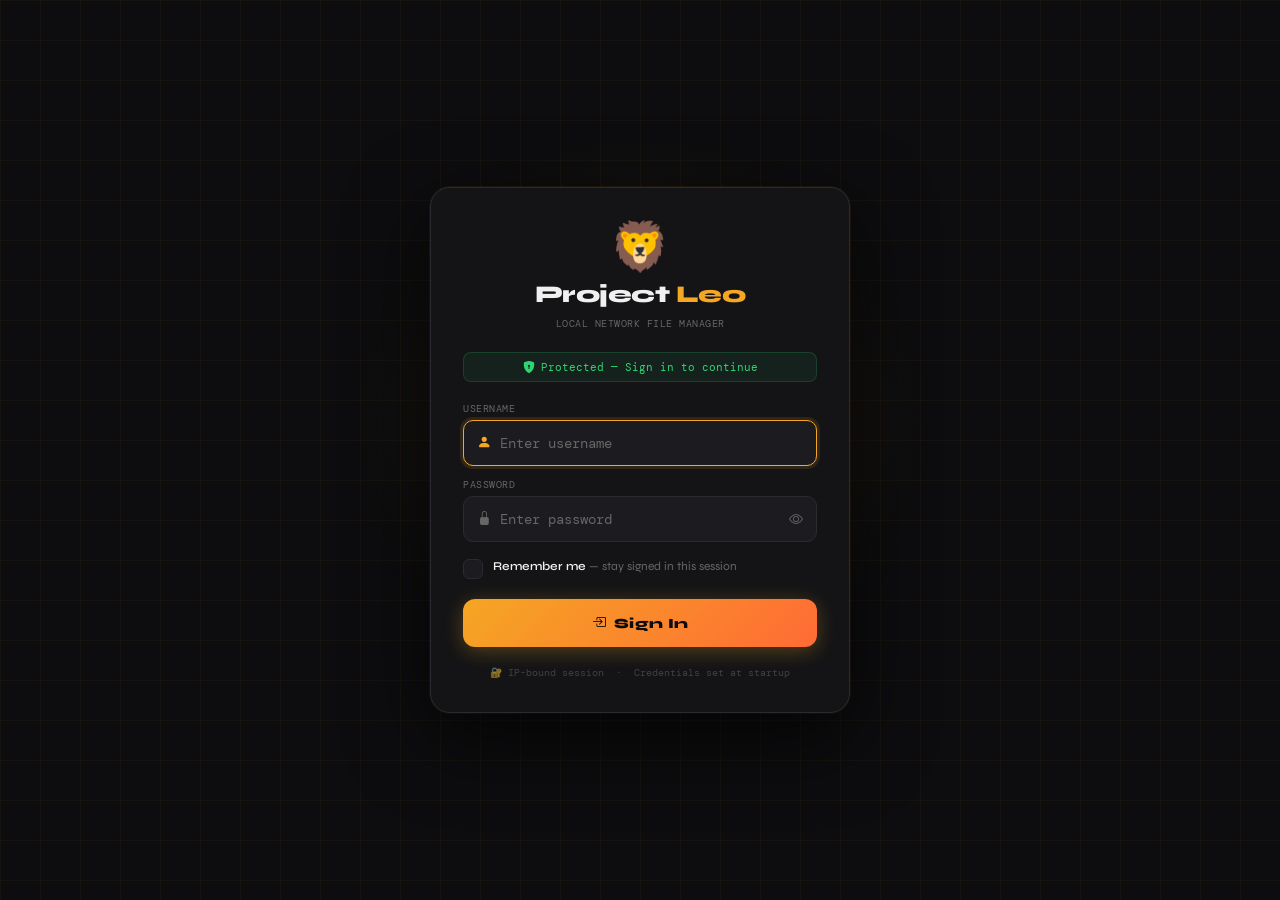
<file: Project-Leo/core/login.html>
<!DOCTYPE html>
<html lang="en">

<head>
    <meta charset="UTF-8">
    <meta name="viewport" content="width=device-width,initial-scale=1,viewport-fit=cover">
    <title>Project Leo — Sign In</title>
    <link rel="stylesheet" href="https://cdn.jsdelivr.net/npm/bootstrap-icons@1.11.3/font/bootstrap-icons.min.css">
    <link
        href="https://fonts.googleapis.com/css2?family=Syne:wght@400;600;700;800&family=DM+Mono:wght@400;500&display=swap"
        rel="stylesheet">
    <style>
        :root {
            --bg: #0d0d0f;
            --sur: #141416;
            --sur2: #1c1c20;
            --bor: #2a2a30;
            --acc: #f5a623;
            --acc2: #ff6b35;
            --txt: #f0f0f0;
            --mut: #666;
            --dan: #ff4757;
            --ok: #2ed573;
            --sel-bor: #3b82f6;
            --tr: cubic-bezier(.4, 0, .2, 1);
        }

        *,
        *::before,
        *::after {
            margin: 0;
            padding: 0;
            box-sizing: border-box;
            -webkit-tap-highlight-color: transparent
        }

        html {
            height: 100%;
        }

        body {
            background: var(--bg);
            color: var(--txt);
            font-family: 'Syne', Arial, sans-serif;
            min-height: 100%;
            min-height: 100dvh;
            display: flex;
            flex-direction: column;
            align-items: center;
            justify-content: center;
            padding: 16px;
            overflow-x: hidden;
            position: relative
        }

        body::before {
            content: "";
            position: fixed;
            inset: 0;
            background-image: linear-gradient(rgba(245, 166, 35, .04) 1px, transparent 1px),
                linear-gradient(90deg, rgba(245, 166, 35, .04) 1px, transparent 1px);
            background-size: 40px 40px;
            pointer-events: none;
            z-index: 0
        }

        body::after {
            content: "";
            position: fixed;
            top: 50%;
            left: 50%;
            transform: translate(-50%, -55%);
            width: min(600px, 90vw);
            height: min(600px, 90vw);
            background: radial-gradient(circle, rgba(245, 166, 35, .09) 0%, transparent 70%);
            pointer-events: none;
            z-index: 0
        }

        .card {
            position: relative;
            z-index: 1;
            width: 100%;
            max-width: 420px;
            background: var(--sur);
            border: 1px solid var(--bor);
            border-radius: 20px;
            padding: 36px 32px 32px;
            box-shadow: 0 24px 80px rgba(0, 0, 0, .7), 0 0 0 1px rgba(245, 166, 35, .08);
            animation: cardIn .4s var(--tr) both
        }

        @keyframes cardIn {
            from {
                opacity: 0;
                transform: translateY(20px) scale(.97)
            }

            to {
                opacity: 1;
                transform: none
            }
        }

        .logo-row {
            display: flex;
            flex-direction: column;
            align-items: center;
            gap: 8px;
            margin-bottom: 22px
        }

        .logo-icon {
            font-size: 48px;
            line-height: 1;
            animation: lionPulse 3s ease-in-out infinite
        }

        @keyframes lionPulse {

            0%,
            100% {
                filter: drop-shadow(0 0 16px rgba(245, 166, 35, .35))
            }

            50% {
                filter: drop-shadow(0 0 30px rgba(245, 166, 35, .7))
            }
        }

        .logo-name {
            font-size: 24px;
            font-weight: 800;
            letter-spacing: -.5px
        }

        .logo-name span {
            color: var(--acc)
        }

        .logo-sub {
            font-size: 10px;
            font-family: 'DM Mono', monospace;
            color: var(--mut);
            letter-spacing: .5px;
            text-transform: uppercase
        }

        .secure-badge {
            display: flex;
            align-items: center;
            justify-content: center;
            gap: 6px;
            background: rgba(46, 213, 115, .07);
            border: 1px solid rgba(46, 213, 115, .18);
            border-radius: 8px;
            padding: 6px 12px;
            font-size: 11px;
            font-family: 'DM Mono', monospace;
            color: var(--ok);
            margin-bottom: 20px
        }

        .secure-badge i {
            font-size: 12px;
            flex-shrink: 0
        }

        .field {
            margin-bottom: 12px
        }

        .field label {
            display: block;
            font-size: 10px;
            font-family: 'DM Mono', monospace;
            color: var(--mut);
            text-transform: uppercase;
            letter-spacing: .5px;
            margin-bottom: 5px
        }

        .field-wrap {
            display: flex;
            align-items: center;
            background: var(--sur2);
            border: 1.5px solid var(--bor);
            border-radius: 10px;
            padding: 0 13px;
            gap: 9px;
            transition: border-color .2s, box-shadow .2s;
            height: 46px
        }

        .field-wrap:focus-within {
            border-color: var(--acc);
            box-shadow: 0 0 0 3px rgba(245, 166, 35, .12)
        }

        .field-wrap.error {
            border-color: var(--dan);
            box-shadow: 0 0 0 3px rgba(255, 71, 87, .12)
        }

        .field-wrap i.fi {
            font-size: 14px;
            color: var(--mut);
            flex-shrink: 0;
            transition: color .2s
        }

        .field-wrap:focus-within i.fi {
            color: var(--acc)
        }

        .field-wrap input {
            flex: 1;
            background: none;
            border: none;
            outline: none;
            color: var(--txt);
            font-family: 'DM Mono', monospace;
            font-size: 14px;
            height: 100%;
            min-width: 0;
            appearance: none;
            -webkit-appearance: none;
        }

        .field-wrap input::placeholder {
            color: var(--mut)
        }

        .toggle-pw {
            background: none;
            border: none;
            color: var(--mut);
            cursor: pointer;
            font-size: 14px;
            padding: 0;
            display: flex;
            align-items: center;
            transition: color .15s;
            flex-shrink: 0;
        }

        .toggle-pw:hover {
            color: var(--txt)
        }

        .remember-row {
            display: flex;
            align-items: flex-start;
            gap: 10px;
            margin: 16px 0 20px;
            cursor: pointer;
            user-select: none
        }

        .remember-row input[type=checkbox] {
            display: none
        }

        .chk-box {
            width: 20px;
            height: 20px;
            min-width: 20px;
            border: 1.5px solid var(--bor);
            border-radius: 6px;
            background: var(--sur2);
            display: flex;
            align-items: center;
            justify-content: center;
            flex-shrink: 0;
            transition: all .15s;
            margin-top: 1px
        }

        .chk-box i {
            font-size: 12px;
            color: var(--acc);
            opacity: 0;
            transition: opacity .15s
        }

        .remember-row input:checked~.chk-box {
            border-color: var(--acc);
            background: rgba(245, 166, 35, .15)
        }

        .remember-row input:checked~.chk-box i {
            opacity: 1
        }

        .remember-label {
            font-size: 12px;
            color: var(--mut);
            line-height: 1.4;
            cursor: pointer;
        }

        .remember-label strong {
            color: var(--txt);
            font-weight: 600
        }

        .submit-btn {
            width: 100%;
            height: 48px;
            background: linear-gradient(135deg, var(--acc), var(--acc2));
            border: none;
            border-radius: 12px;
            color: #0d0d0f;
            font-family: 'Syne', sans-serif;
            font-size: 14px;
            font-weight: 800;
            cursor: pointer;
            display: flex;
            align-items: center;
            justify-content: center;
            gap: 8px;
            letter-spacing: .3px;
            transition: all .18s var(--tr);
            box-shadow: 0 4px 20px rgba(245, 166, 35, .3);
            appearance: none;
            -webkit-appearance: none;
            touch-action: manipulation;
        }

        .submit-btn:hover {
            transform: translateY(-1px);
            box-shadow: 0 6px 28px rgba(245, 166, 35, .45)
        }

        .submit-btn:active {
            transform: scale(.97)
        }

        .submit-btn:disabled {
            opacity: .6;
            cursor: not-allowed;
            transform: none;
            box-shadow: 0 2px 8px rgba(245, 166, 35, .15)
        }

        .spin {
            animation: spinA .7s linear infinite;
            display: inline-block
        }

        @keyframes spinA {
            to {
                transform: rotate(360deg)
            }
        }

        .err-msg {
            display: none;
            align-items: center;
            gap: 7px;
            background: rgba(255, 71, 87, .08);
            border: 1px solid rgba(255, 71, 87, .25);
            border-radius: 8px;
            padding: 9px 12px;
            font-size: 11.5px;
            font-family: 'DM Mono', monospace;
            color: var(--dan);
            margin-bottom: 12px;
            animation: errIn .2s var(--tr)
        }

        @keyframes errIn {
            from {
                opacity: 0;
                transform: translateY(-6px)
            }

            to {
                opacity: 1;
                transform: none
            }
        }

        .err-msg.show {
            display: flex
        }

        .err-msg i {
            font-size: 13px;
            flex-shrink: 0
        }

        .card-footer {
            margin-top: 18px;
            text-align: center;
            font-size: 10px;
            font-family: 'DM Mono', monospace;
            color: var(--mut);
            opacity: .55;
            line-height: 1.5
        }

        @keyframes shake {

            0%,
            100% {
                transform: translateX(0)
            }

            15% {
                transform: translateX(-7px)
            }

            35% {
                transform: translateX(7px)
            }

            55% {
                transform: translateX(-4px)
            }

            75% {
                transform: translateX(4px)
            }

            90% {
                transform: translateX(-2px)
            }
        }

        .shake {
            animation: shake .42s cubic-bezier(.36, .07, .19, .97) both
        }

        /* ── Responsive breakpoints ── */
        /* Tablet / small desktop */
        @media(max-width:480px) {
            body {
                padding: 12px
            }

            .card {
                padding: 28px 20px 24px;
                border-radius: 16px
            }

            .logo-icon {
                font-size: 42px
            }

            .logo-name {
                font-size: 22px
            }
        }

        /* Large phones */
        @media(max-width:390px) {
            .card {
                padding: 24px 16px 20px;
                border-radius: 14px
            }

            .logo-icon {
                font-size: 38px
            }

            .logo-name {
                font-size: 20px
            }

            .field-wrap {
                height: 44px
            }

            .submit-btn {
                height: 46px;
                font-size: 13px
            }
        }

        /* Small phones (SE, etc.) */
        @media(max-width:320px) {
            body {
                padding: 8px
            }

            .card {
                padding: 20px 14px 18px;
                border-radius: 12px
            }

            .logo-icon {
                font-size: 34px
            }

            .logo-name {
                font-size: 18px
            }

            .logo-sub {
                font-size: 9px
            }

            .secure-badge {
                font-size: 10px;
                padding: 5px 10px
            }

            .field-wrap {
                height: 42px;
                padding: 0 10px
            }

            .field-wrap input {
                font-size: 13px
            }

            .submit-btn {
                height: 44px;
                font-size: 13px
            }

            .remember-label {
                font-size: 11px
            }
        }

        /* Very short screens (landscape phones) */
        @media(max-height:600px) {
            body {
                justify-content: flex-start;
                padding-top: 12px;
                padding-bottom: 12px
            }

            .logo-row {
                margin-bottom: 12px;
                gap: 4px
            }

            .logo-icon {
                font-size: 32px
            }

            .secure-badge {
                margin-bottom: 12px;
                padding: 5px 10px
            }

            .field {
                margin-bottom: 8px
            }

            .remember-row {
                margin: 10px 0 14px
            }
        }
    </style>
</head>

<body>
    <div class="card" id="card">
        <div class="logo-row">
            <div class="logo-icon">🦁</div>
            <div class="logo-name">Project <span>Leo</span></div>
            <div class="logo-sub">Local Network File Manager</div>
        </div>

        <div class="secure-badge">
            <i class="bi bi-shield-lock-fill"></i>
            <span>Protected — Sign in to continue</span>
        </div>

        <div class="err-msg" id="err-msg">
            <i class="bi bi-exclamation-triangle-fill"></i>
            <span id="err-text">Invalid username or password.</span>
        </div>

        <form id="form" onsubmit="doLogin(event)">
            <div class="field">
                <label for="inp-u">Username</label>
                <div class="field-wrap" id="wrap-u">
                    <i class="bi bi-person-fill fi"></i>
                    <input id="inp-u" type="text" placeholder="Enter username" autocomplete="username" autocorrect="off"
                        autocapitalize="off" spellcheck="false" required>
                </div>
            </div>
            <div class="field">
                <label for="inp-p">Password</label>
                <div class="field-wrap" id="wrap-p">
                    <i class="bi bi-lock-fill fi"></i>
                    <input id="inp-p" type="password" placeholder="Enter password" autocomplete="current-password"
                        required>
                    <button type="button" class="toggle-pw" onclick="togglePw()">
                        <i class="bi bi-eye" id="eye-icon"></i>
                    </button>
                </div>
            </div>

            <div class="remember-row" onclick="document.getElementById('chk-rem').click()">
                <input type="checkbox" id="chk-rem">
                <div class="chk-box"><i class="bi bi-check2"></i></div>
                <label for="chk-rem" class="remember-label" onclick="event.preventDefault()">
                    <strong>Remember me</strong> — stay signed in this session
                </label>
            </div>

            <button type="submit" class="submit-btn" id="btn">
                <i class="bi bi-box-arrow-in-right" id="btn-ico"></i>
                <span id="btn-txt">Sign In</span>
            </button>
        </form>

        <div class="card-footer">
            🔐 IP-bound session &nbsp;·&nbsp; Credentials set at startup
        </div>
    </div>

    <script>
        window.onload = function () {
            // Only auto-focus on desktop (mouse/trackpad) — prevents keyboard popup on mobile
            if (window.matchMedia("(hover: hover) and (pointer: fine)").matches) {
                document.getElementById("inp-u").focus();
            }
        };

        function togglePw() {
            var i = document.getElementById("inp-p"), ic = document.getElementById("eye-icon");
            i.type = i.type === "password" ? "text" : "password";
            ic.className = i.type === "password" ? "bi bi-eye" : "bi bi-eye-slash";
        }

        function showErr(msg) {
            var el = document.getElementById("err-msg");
            document.getElementById("err-text").textContent = msg;
            el.classList.add("show");
            var c = document.getElementById("card");
            c.classList.remove("shake"); void c.offsetWidth; c.classList.add("shake");
            document.getElementById("wrap-u").classList.add("error");
            document.getElementById("wrap-p").classList.add("error");
        }
        function clearErr() {
            document.getElementById("err-msg").classList.remove("show");
            document.getElementById("wrap-u").classList.remove("error");
            document.getElementById("wrap-p").classList.remove("error");
        }
        function setLoading(on) {
            var btn = document.getElementById("btn");
            var ico = document.getElementById("btn-ico");
            var txt = document.getElementById("btn-txt");
            btn.disabled = on;
            if (on) { ico.className = "bi bi-arrow-repeat spin"; txt.textContent = "Signing in..."; }
            else { ico.className = "bi bi-box-arrow-in-right"; txt.textContent = "Sign In"; }
        }

        async function doLogin(e) {
            e.preventDefault(); clearErr();
            var u = document.getElementById("inp-u").value.trim();
            var p = document.getElementById("inp-p").value;
            var rem = document.getElementById("chk-rem").checked;
            if (!u || !p) { showErr("Please fill in all fields."); return; }
            setLoading(true);
            try {
                var res = await fetch("/api/login", {
                    method: "POST",
                    headers: { "Content-Type": "application/json" },
                    body: JSON.stringify({ username: u, password: p, remember: rem })
                });
                var d = await res.json();
                if (d.success && d.token) {
                    sessionStorage.setItem("leo_token", d.token);
                    // Success flash
                    var btn = document.getElementById("btn");
                    btn.style.background = "linear-gradient(135deg,#2ed573,#26c45e)";
                    btn.style.boxShadow = "0 4px 20px rgba(46,213,115,.4)";
                    document.getElementById("btn-ico").className = "bi bi-check2-circle";
                    document.getElementById("btn-txt").textContent = "Welcome!";
                    setTimeout(function () { location.href = "/"; }, 500);
                } else {
                    setLoading(false);
                    showErr(d.error || "Invalid username or password.");
                }
            } catch (err) {
                setLoading(false);
                showErr("Cannot reach server. Is Project Leo running?");
            }
        }

        document.getElementById("inp-u").addEventListener("input", clearErr);
        document.getElementById("inp-p").addEventListener("input", clearErr);
    </script>
</body>

</html>
</file>
